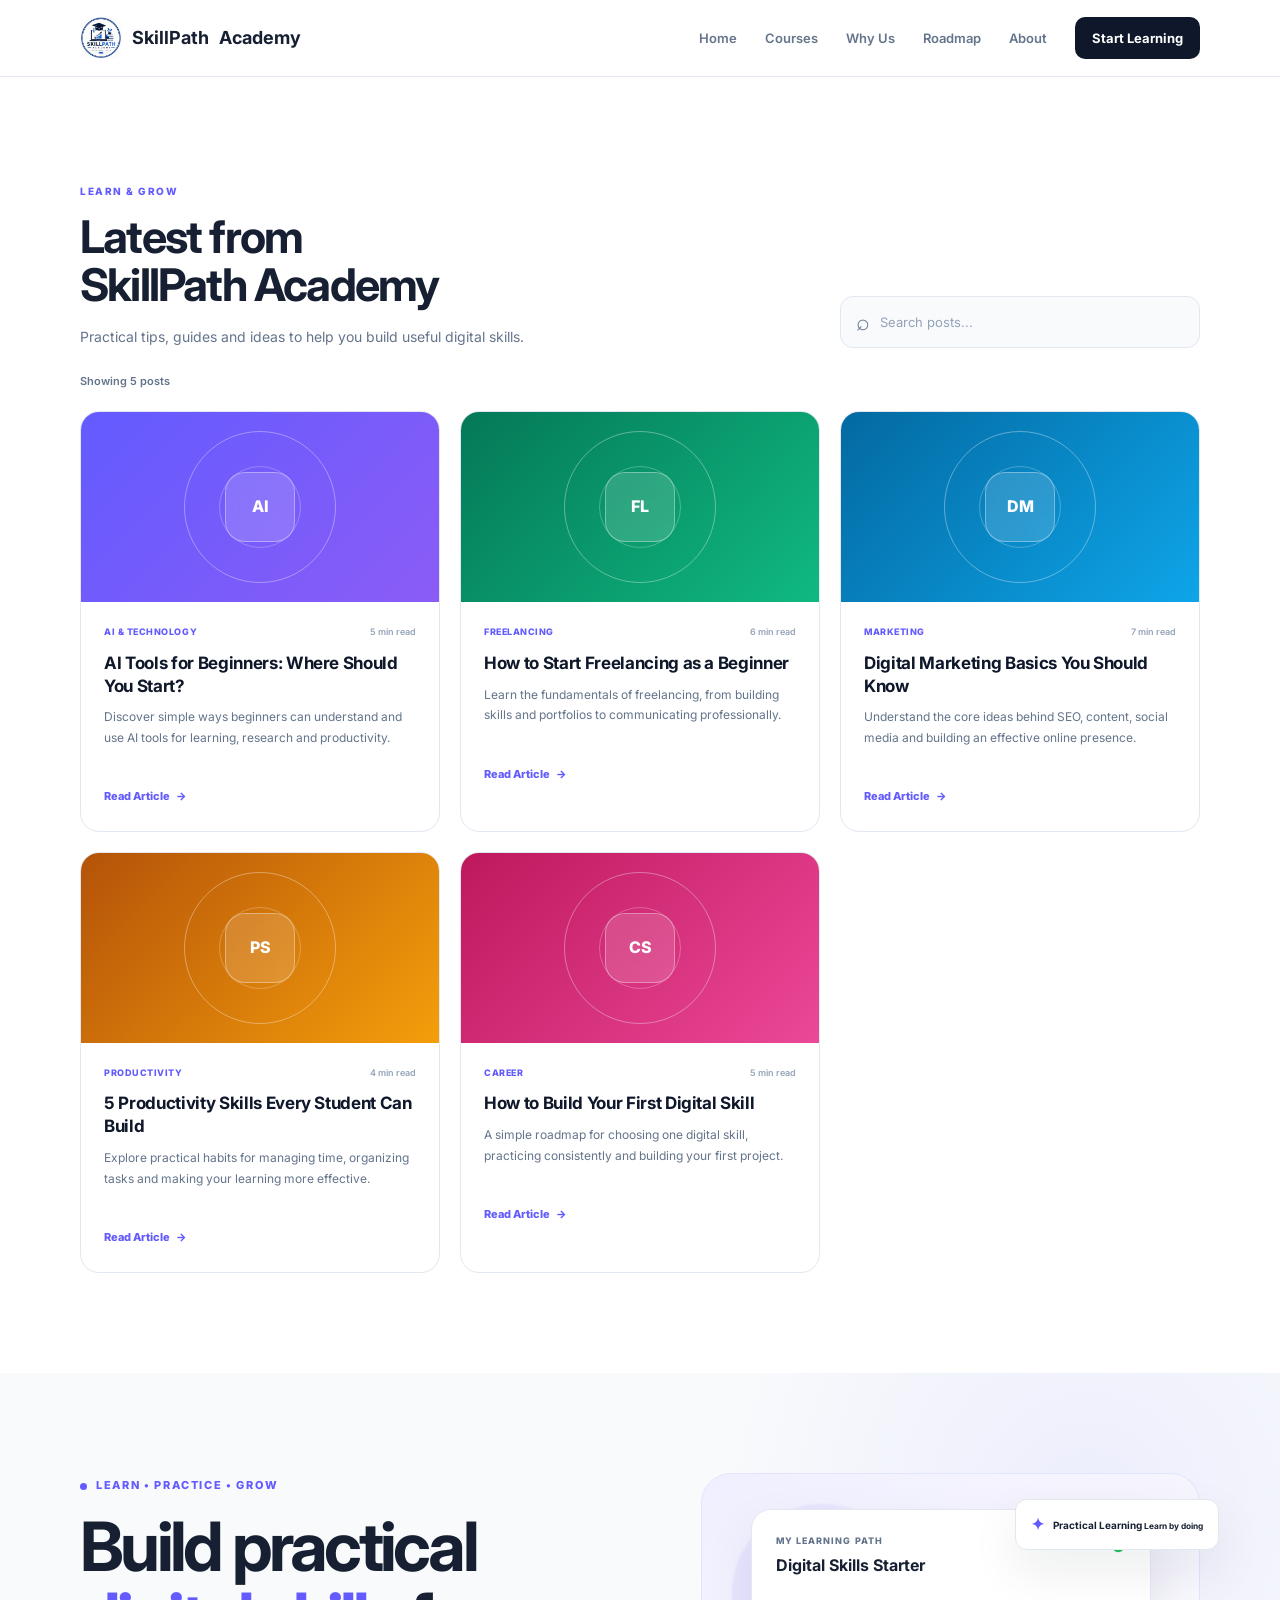
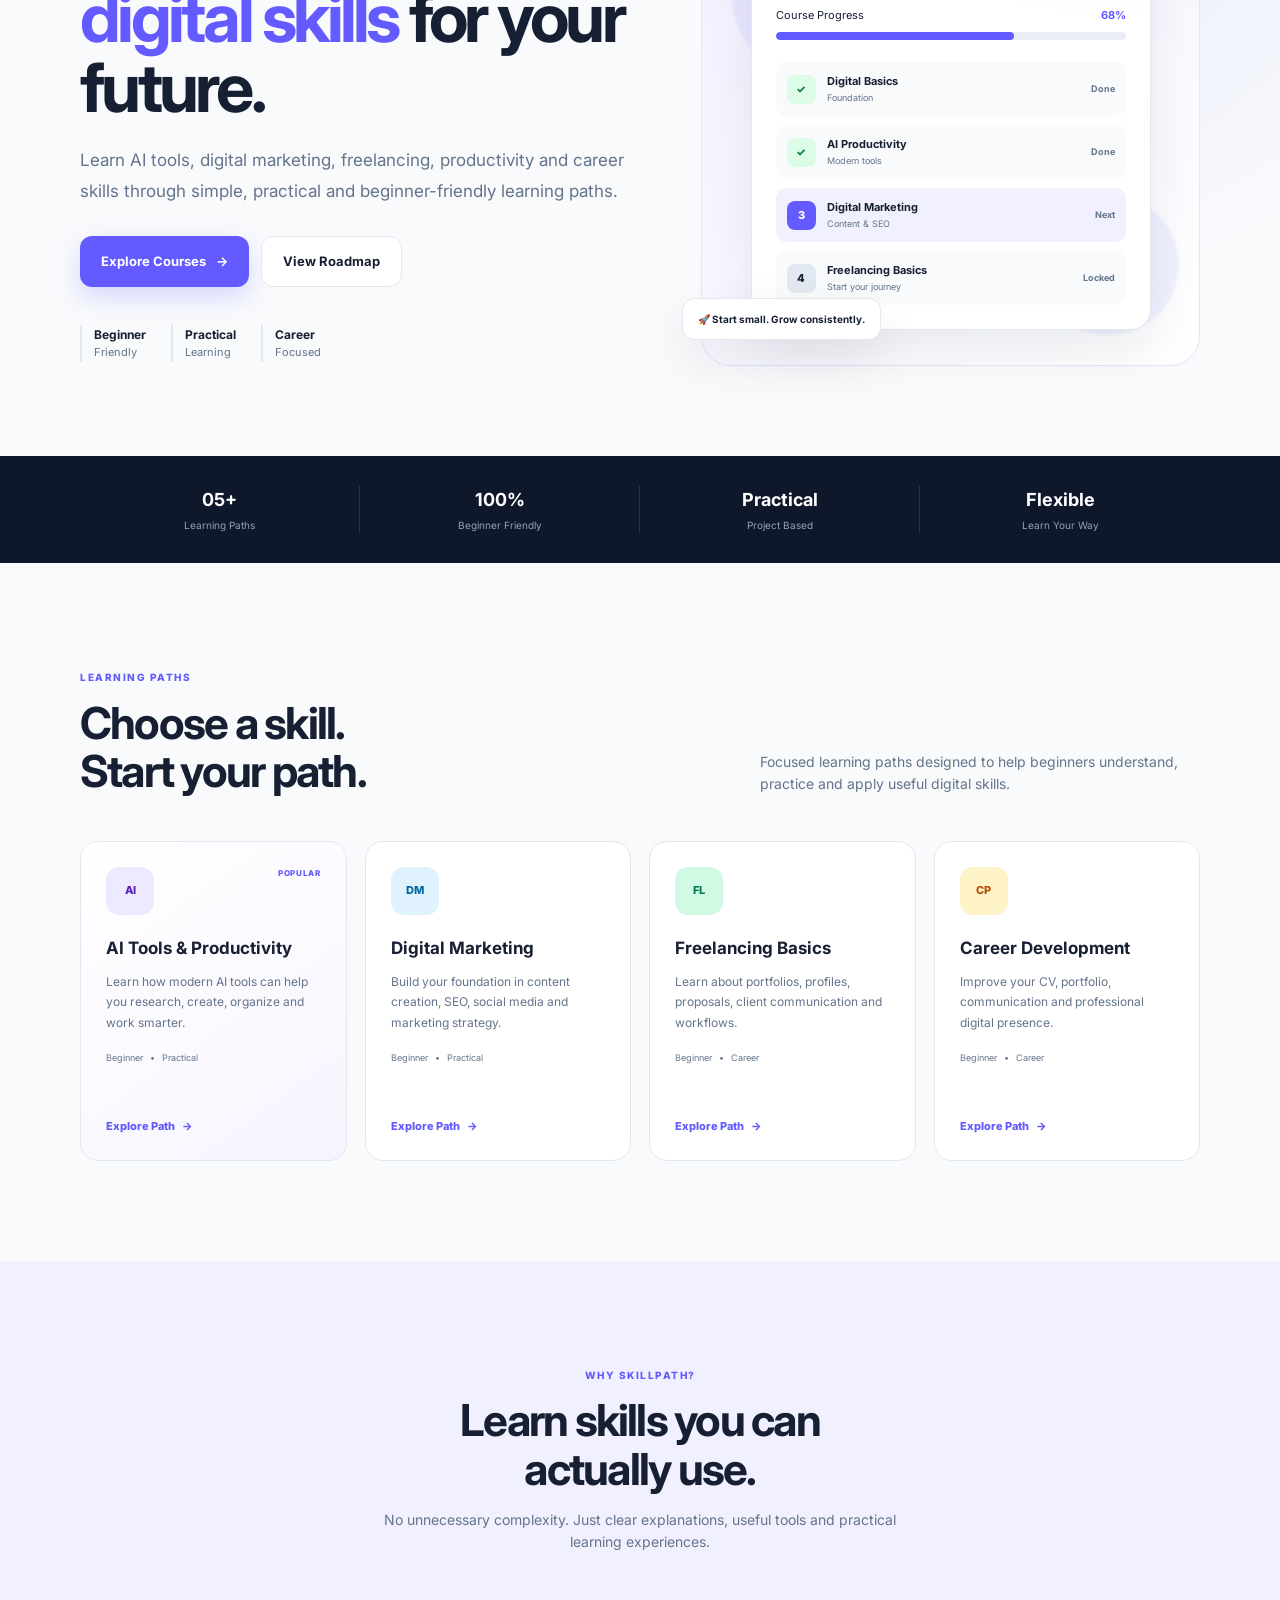
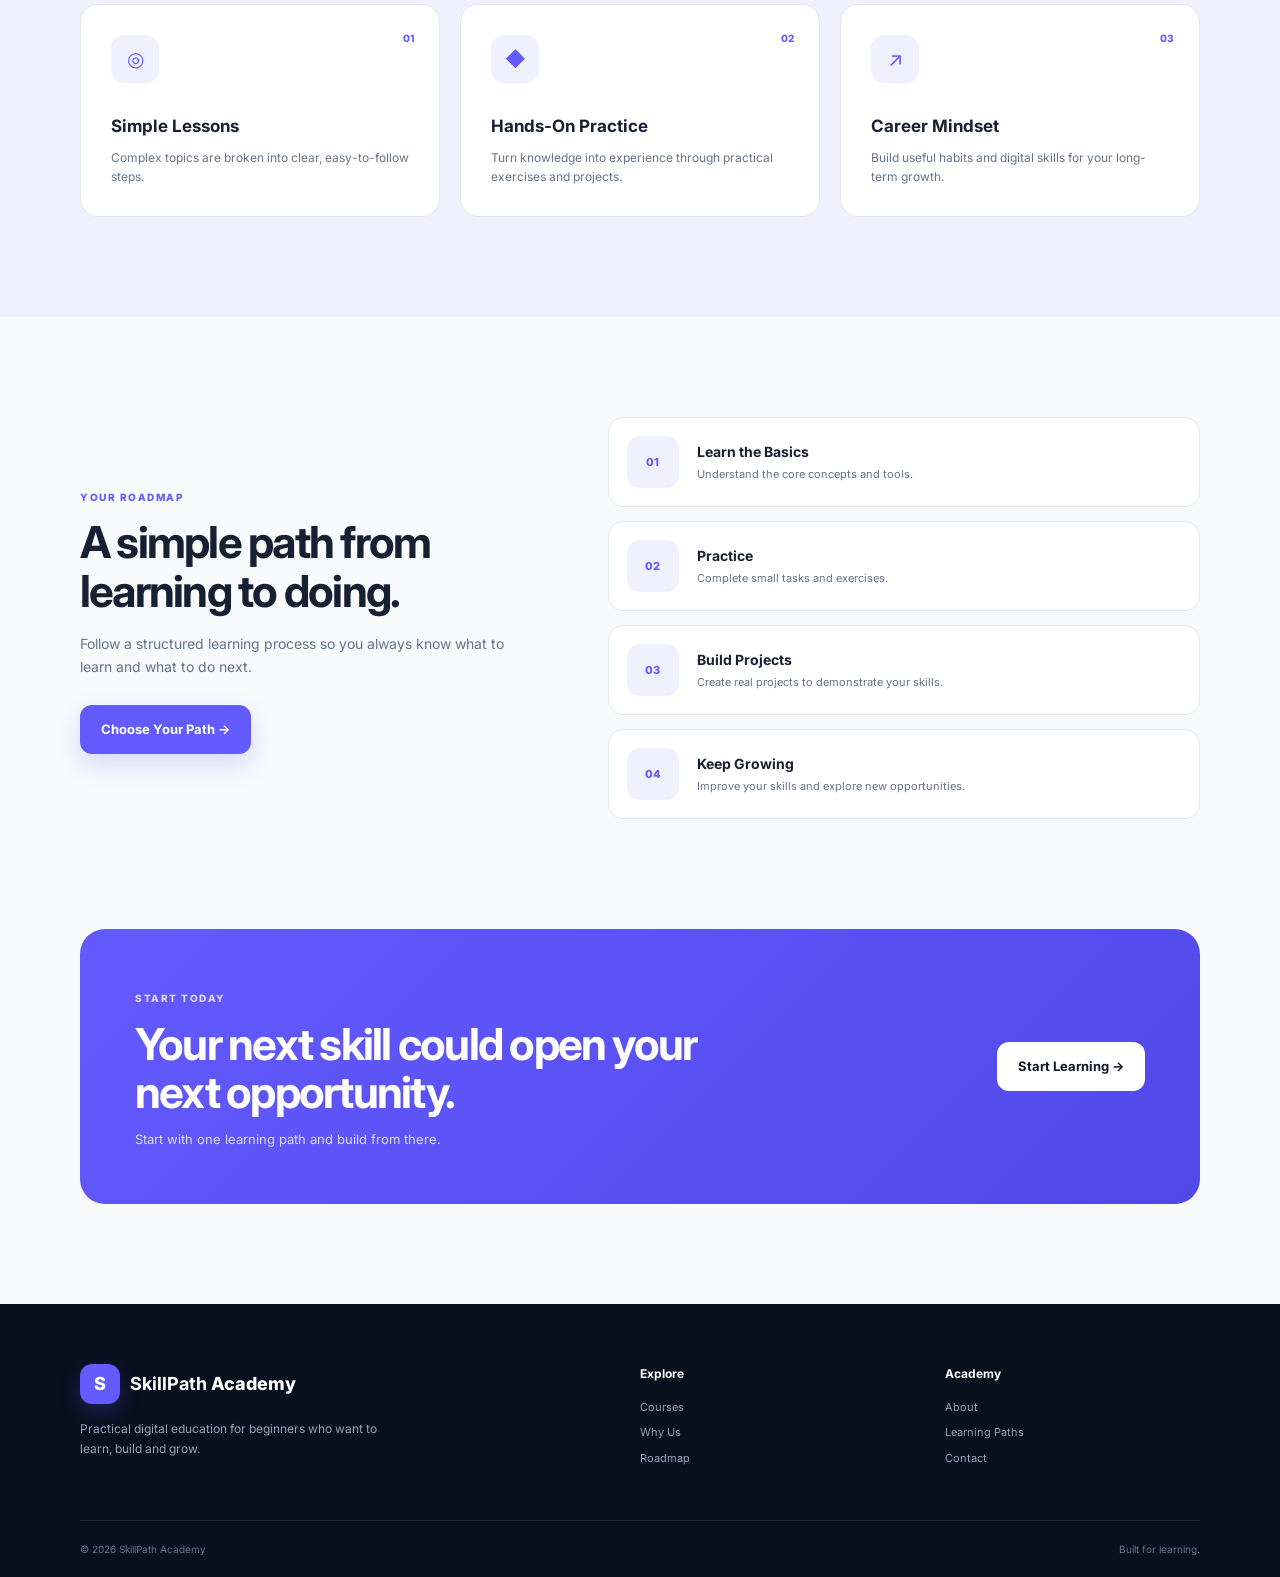
<file: index.html>
<!DOCTYPE html>
<html lang="en">
<head>
  <meta charset="UTF-8">
  <meta name="viewport" content="width=device-width, initial-scale=1.0">

  <meta
    name="description"
    content="SkillPath Academy helps beginners build practical digital skills in AI, marketing, freelancing and career development."
  >

  <meta name="theme-color" content="#635bff">

  <title>SkillPath Academy | Build Skills. Build Your Future.</title>

  <link rel="preconnect" href="https://fonts.googleapis.com">
  <link rel="preconnect" href="https://fonts.gstatic.com" crossorigin>

  <link
    href="https://fonts.googleapis.com/css2?family=Inter:wght@400;500;600;700;800&display=swap"
    rel="stylesheet"
  >

  <link rel="stylesheet" href="style.css">
</head>

<body>

  <!-- ================= HEADER ================= -->

  <header class="header" id="header">
    <div class="container nav-container">

      <a href="#" class="logo">
        <div class="logo-mark">
    <img src="logo.png" alt="SkillPath Academy Logo">
</div>
          SkillPath <strong>Academy</strong>
        </span>
      </a>

      <nav class="navbar" id="navbar">

        <a href="#home" class="nav-link active">Home</a>
        <a href="#courses" class="nav-link">Courses</a>
        <a href="#why-us" class="nav-link">Why Us</a>
        <a href="#roadmap" class="nav-link">Roadmap</a>
        <a href="#about" class="nav-link">About</a>

        <a href="#courses" class="nav-button">
          Start Learning
        </a>

      </nav>

      <button
        class="menu-button"
        id="menuButton"
        aria-label="Open navigation menu"
        aria-expanded="false"
      >
        <span></span>
        <span></span>
        <span></span>
      </button>

    </div>
  </header>
<!-- ================= POSTS SECTION ================= -->

<section class="posts-section" id="posts">

    <div class="container">

        <div class="posts-heading">

            <div>
                <span class="section-label">LEARN & GROW</span>

                <h2>
                    Latest from<br>
                    SkillPath Academy
                </h2>

                <p>
                    Practical tips, guides and ideas to help
                    you build useful digital skills.
                </p>
            </div>


            <!-- SEARCH -->

            <div class="search-box">

                <span class="search-icon">⌕</span>

                <input
                    type="search"
                    id="postSearch"
                    placeholder="Search posts..."
                    autocomplete="off"
                >

                <button
                    id="clearSearch"
                    class="clear-search"
                    aria-label="Clear search"
                >
                    ×
                </button>

            </div>

        </div>


        <!-- SEARCH RESULT -->

        <div class="search-result" id="searchResult">
            Showing 5 posts
        </div>


        <!-- POSTS -->

        <div class="posts-grid" id="postsGrid">


            <!-- POST 01 -->

            <article
                class="post-card"
                data-title="AI Tools for Beginners"
                data-category="AI"
                data-tags="ai artificial intelligence productivity tools technology"
            >

                <div class="post-image post-ai">
                    <span>AI</span>
                </div>

                <div class="post-content">

                    <div class="post-meta">
                        <span class="post-category">AI & TECHNOLOGY</span>
                        <span>5 min read</span>
                    </div>

                    <h3>
                        AI Tools for Beginners:
                        Where Should You Start?
                    </h3>

                    <p>
                        Discover simple ways beginners can
                        understand and use AI tools for learning,
                        research and productivity.
                    </p>

                    <a href="#" class="read-more">
                        Read Article <span>→</span>
                    </a>

                </div>

            </article>


            <!-- POST 02 -->

            <article
                class="post-card"
                data-title="How to Start Freelancing"
                data-category="Freelancing"
                data-tags="freelancing freelance work client portfolio career"
            >

                <div class="post-image post-freelancing">
                    <span>FL</span>
                </div>

                <div class="post-content">

                    <div class="post-meta">
                        <span class="post-category">FREELANCING</span>
                        <span>6 min read</span>
                    </div>

                    <h3>
                        How to Start Freelancing
                        as a Beginner
                    </h3>

                    <p>
                        Learn the fundamentals of freelancing,
                        from building skills and portfolios to
                        communicating professionally.
                    </p>

                    <a href="#" class="read-more">
                        Read Article <span>→</span>
                    </a>

                </div>

            </article>


            <!-- POST 03 -->

            <article
                class="post-card"
                data-title="Digital Marketing Basics"
                data-category="Marketing"
                data-tags="digital marketing seo social media content marketing"
            >

                <div class="post-image post-marketing">
                    <span>DM</span>
                </div>

                <div class="post-content">

                    <div class="post-meta">
                        <span class="post-category">MARKETING</span>
                        <span>7 min read</span>
                    </div>

                    <h3>
                        Digital Marketing Basics
                        You Should Know
                    </h3>

                    <p>
                        Understand the core ideas behind SEO,
                        content, social media and building an
                        effective online presence.
                    </p>

                    <a href="#" class="read-more">
                        Read Article <span>→</span>
                    </a>

                </div>

            </article>


            <!-- POST 04 -->

            <article
                class="post-card"
                data-title="Productivity Skills for Students"
                data-category="Productivity"
                data-tags="productivity students study time management focus learning"
            >

                <div class="post-image post-productivity">
                    <span>PS</span>
                </div>

                <div class="post-content">

                    <div class="post-meta">
                        <span class="post-category">PRODUCTIVITY</span>
                        <span>4 min read</span>
                    </div>

                    <h3>
                        5 Productivity Skills
                        Every Student Can Build
                    </h3>

                    <p>
                        Explore practical habits for managing
                        time, organizing tasks and making your
                        learning more effective.
                    </p>

                    <a href="#" class="read-more">
                        Read Article <span>→</span>
                    </a>

                </div>

            </article>


            <!-- POST 05 -->

            <article
                class="post-card"
                data-title="Build Your First Digital Skill"
                data-category="Career"
                data-tags="career digital skills learning beginner future jobs"
            >

                <div class="post-image post-career">
                    <span>CS</span>
                </div>

                <div class="post-content">

                    <div class="post-meta">
                        <span class="post-category">CAREER</span>
                        <span>5 min read</span>
                    </div>

                    <h3>
                        How to Build Your
                        First Digital Skill
                    </h3>

                    <p>
                        A simple roadmap for choosing one
                        digital skill, practicing consistently
                        and building your first project.
                    </p>

                    <a href="#" class="read-more">
                        Read Article <span>→</span>
                    </a>

                </div>

            </article>


            <!-- NO RESULTS -->

            <div
                class="no-results"
                id="noResults"
            >

                <div class="no-results-icon">
                    🔎
                </div>

                <h3>No posts found</h3>

                <p>
                    Try searching for another skill or topic.
                </p>

            </div>

        </div>

    </div>

</section>

  <!-- ================= MAIN ================= -->

  <main>

    <!-- ================= HERO ================= -->

    <section class="hero" id="home">

      <div class="container hero-grid">

        <div class="hero-content">

          <div class="hero-label">
            <span></span>
            LEARN • PRACTICE • GROW
          </div>

          <h1>
            Build practical
            <span>digital skills</span>
            for your future.
          </h1>

          <p class="hero-description">
            Learn AI tools, digital marketing, freelancing,
            productivity and career skills through simple,
            practical and beginner-friendly learning paths.
          </p>

          <div class="hero-buttons">

            <a href="#courses" class="btn btn-primary">
              Explore Courses
              <span>→</span>
            </a>

            <a href="#roadmap" class="btn btn-outline">
              View Roadmap
            </a>

          </div>

          <div class="hero-features">

            <div class="mini-feature">
              <strong>Beginner</strong>
              <span>Friendly</span>
            </div>

            <div class="mini-feature">
              <strong>Practical</strong>
              <span>Learning</span>
            </div>

            <div class="mini-feature">
              <strong>Career</strong>
              <span>Focused</span>
            </div>

          </div>

        </div>


        <!-- HERO DASHBOARD -->

        <div class="hero-visual">

          <div class="glow glow-one"></div>
          <div class="glow glow-two"></div>

          <div class="floating-card floating-top">
            <span class="floating-icon">✦</span>
            <div>
              <strong>Practical Learning</strong>
              <small>Learn by doing</small>
            </div>
          </div>

          <div class="learning-dashboard">

            <div class="dashboard-header">

              <div>
                <span class="dashboard-label">
                  MY LEARNING PATH
                </span>

                <h3>
                  Digital Skills Starter
                </h3>
              </div>

              <span class="dashboard-status">
                ●
              </span>

            </div>

            <div class="progress-info">
              <span>Course Progress</span>
              <strong>68%</strong>
            </div>

            <div class="progress-bar">
              <span></span>
            </div>

            <div class="lesson-list">

              <div class="lesson completed">
                <span class="lesson-number">✓</span>

                <div>
                  <strong>Digital Basics</strong>
                  <small>Foundation</small>
                </div>

                <em>Done</em>
              </div>


              <div class="lesson completed">
                <span class="lesson-number">✓</span>

                <div>
                  <strong>AI Productivity</strong>
                  <small>Modern tools</small>
                </div>

                <em>Done</em>
              </div>


              <div class="lesson current">
                <span class="lesson-number">3</span>

                <div>
                  <strong>Digital Marketing</strong>
                  <small>Content & SEO</small>
                </div>

                <em>Next</em>
              </div>


              <div class="lesson">
                <span class="lesson-number">4</span>

                <div>
                  <strong>Freelancing Basics</strong>
                  <small>Start your journey</small>
                </div>

                <em>Locked</em>
              </div>

            </div>

          </div>

          <div class="floating-card floating-bottom">
            🚀 Start small. Grow consistently.
          </div>

        </div>

      </div>

    </section>


    <!-- ================= STATS ================= -->

    <section class="stats">

      <div class="container stats-grid">

        <div class="stat">
          <strong>05+</strong>
          <span>Learning Paths</span>
        </div>

        <div class="stat">
          <strong>100%</strong>
          <span>Beginner Friendly</span>
        </div>

        <div class="stat">
          <strong>Practical</strong>
          <span>Project Based</span>
        </div>

        <div class="stat">
          <strong>Flexible</strong>
          <span>Learn Your Way</span>
        </div>

      </div>

    </section>


    <!-- ================= COURSES ================= -->

    <section class="section courses" id="courses">

      <div class="container">

        <div class="section-heading">

          <div>
            <span class="section-label">
              LEARNING PATHS
            </span>

            <h2>
              Choose a skill.<br>
              Start your path.
            </h2>
          </div>

          <p>
            Focused learning paths designed to help
            beginners understand, practice and apply
            useful digital skills.
          </p>

        </div>


        <div class="course-grid">

          <article class="course-card featured-card">

            <div class="course-top">
              <div class="course-icon ai-icon">AI</div>
              <span class="popular">POPULAR</span>
            </div>

            <h3>AI Tools & Productivity</h3>

            <p>
              Learn how modern AI tools can help you
              research, create, organize and work smarter.
            </p>

            <div class="course-meta">
              <span>Beginner</span>
              <span>•</span>
              <span>Practical</span>
            </div>

            <a href="#" class="course-link">
              Explore Path <span>→</span>
            </a>

          </article>


          <article class="course-card">

            <div class="course-top">
              <div class="course-icon marketing-icon">DM</div>
            </div>

            <h3>Digital Marketing</h3>

            <p>
              Build your foundation in content creation,
              SEO, social media and marketing strategy.
            </p>

            <div class="course-meta">
              <span>Beginner</span>
              <span>•</span>
              <span>Practical</span>
            </div>

            <a href="#" class="course-link">
              Explore Path <span>→</span>
            </a>

          </article>


          <article class="course-card">

            <div class="course-top">
              <div class="course-icon freelance-icon">FL</div>
            </div>

            <h3>Freelancing Basics</h3>

            <p>
              Learn about portfolios, profiles, proposals,
              client communication and workflows.
            </p>

            <div class="course-meta">
              <span>Beginner</span>
              <span>•</span>
              <span>Career</span>
            </div>

            <a href="#" class="course-link">
              Explore Path <span>→</span>
            </a>

          </article>


          <article class="course-card">

            <div class="course-top">
              <div class="course-icon career-icon">CP</div>
            </div>

            <h3>Career Development</h3>

            <p>
              Improve your CV, portfolio, communication
              and professional digital presence.
            </p>

            <div class="course-meta">
              <span>Beginner</span>
              <span>•</span>
              <span>Career</span>
            </div>

            <a href="#" class="course-link">
              Explore Path <span>→</span>
            </a>

          </article>

        </div>

      </div>

    </section>


    <!-- ================= WHY US ================= -->

    <section class="section why-us" id="why-us">

      <div class="container">

        <div class="center-heading">

          <span class="section-label">
            WHY SKILLPATH?
          </span>

          <h2>
            Learn skills you can<br>
            actually use.
          </h2>

          <p>
            No unnecessary complexity. Just clear
            explanations, useful tools and practical
            learning experiences.
          </p>

        </div>


        <div class="feature-grid">

          <div class="feature-card">

            <span class="feature-number">01</span>

            <div class="feature-icon">◎</div>

            <h3>Simple Lessons</h3>

            <p>
              Complex topics are broken into clear,
              easy-to-follow steps.
            </p>

          </div>


          <div class="feature-card">

            <span class="feature-number">02</span>

            <div class="feature-icon">◆</div>

            <h3>Hands-On Practice</h3>

            <p>
              Turn knowledge into experience through
              practical exercises and projects.
            </p>

          </div>


          <div class="feature-card">

            <span class="feature-number">03</span>

            <div class="feature-icon">↗</div>

            <h3>Career Mindset</h3>

            <p>
              Build useful habits and digital skills
              for your long-term growth.
            </p>

          </div>

        </div>

      </div>

    </section>


    <!-- ================= ROADMAP ================= -->

    <section class="section roadmap-section" id="roadmap">

      <div class="container roadmap-grid">

        <div class="roadmap-content">

          <span class="section-label">
            YOUR ROADMAP
          </span>

          <h2>
            A simple path from
            learning to doing.
          </h2>

          <p>
            Follow a structured learning process so
            you always know what to learn and what
            to do next.
          </p>

          <a href="#courses" class="btn btn-primary">
            Choose Your Path →
          </a>

        </div>


        <div class="roadmap-steps">

          <div class="roadmap-step">

            <div class="step-number">01</div>

            <div>
              <h3>Learn the Basics</h3>
              <p>
                Understand the core concepts and tools.
              </p>
            </div>

          </div>


          <div class="roadmap-step">

            <div class="step-number">02</div>

            <div>
              <h3>Practice</h3>
              <p>
                Complete small tasks and exercises.
              </p>
            </div>

          </div>


          <div class="roadmap-step">

            <div class="step-number">03</div>

            <div>
              <h3>Build Projects</h3>
              <p>
                Create real projects to demonstrate your skills.
              </p>
            </div>

          </div>


          <div class="roadmap-step">

            <div class="step-number">04</div>

            <div>
              <h3>Keep Growing</h3>
              <p>
                Improve your skills and explore new opportunities.
              </p>
            </div>

          </div>

        </div>

      </div>

    </section>


    <!-- ================= CTA ================= -->

    <section class="cta-section" id="about">

      <div class="container">

        <div class="cta">

          <div>

            <span class="section-label light-label">
              START TODAY
            </span>

            <h2>
              Your next skill could
              open your next opportunity.
            </h2>

            <p>
              Start with one learning path and
              build from there.
            </p>

          </div>

          <a href="#courses" class="btn btn-light">
            Start Learning →
          </a>

        </div>

      </div>

    </section>

  </main>


  <!-- ================= FOOTER ================= -->

  <footer class="footer">

    <div class="container footer-grid">

      <div class="footer-brand">

        <a href="#" class="logo footer-logo">
          <span class="logo-icon">S</span>
          <span class="logo-text">
            SkillPath <strong>Academy</strong>
          </span>
        </a>

        <p>
          Practical digital education for beginners
          who want to learn, build and grow.
        </p>

      </div>


      <div class="footer-column">

        <h4>Explore</h4>

        <a href="#courses">Courses</a>
        <a href="#why-us">Why Us</a>
        <a href="#roadmap">Roadmap</a>

      </div>


      <div class="footer-column">

        <h4>Academy</h4>

        <a href="#about">About</a>
        <a href="#courses">Learning Paths</a>
        <a href="#">Contact</a>

      </div>

    </div>


    <div class="container footer-bottom">

      <span>
        © <span id="currentYear"></span> SkillPath Academy
      </span>

      <span>
        Built for learning.
      </span>

    </div>

  </footer>


  <script src="script.js"></script>

</body>
</html>
</file>
<file: style.css>
/* =====================================================
   SKILLPATH ACADEMY
   Professional Responsive Styles
===================================================== */

:root {
  --primary: #635bff;
  --primary-dark: #5148e8;

  --dark: #0f172a;
  --dark-soft: #1e293b;

  --text: #172033;
  --muted: #64748b;

  --background: #f8fafc;
  --white: #ffffff;

  --border: #e2e8f0;
  --soft-purple: #f1f0ff;

  --radius: 18px;

  --shadow:
    0 20px 50px rgba(15, 23, 42, 0.08);

  --transition: 0.25s ease;
}


/* =====================================================
   RESET
===================================================== */

* {
  margin: 0;
  padding: 0;
  box-sizing: border-box;
}

html {
  scroll-behavior: smooth;
}

body {
  font-family: "Inter", sans-serif;
  background: var(--background);
  color: var(--text);
  line-height: 1.6;
  overflow-x: hidden;
}

a {
  text-decoration: none;
  color: inherit;
}

button {
  font-family: inherit;
}

img {
  max-width: 100%;
  display: block;
}


/* =====================================================
   CONTAINER
===================================================== */

.container {
  width: min(1120px, calc(100% - 40px));
  margin-inline: auto;
}


/* =====================================================
   HEADER
===================================================== */

.header {
  position: sticky;
  top: 0;
  z-index: 1000;

  background: rgba(255, 255, 255, 0.92);
  border-bottom: 1px solid var(--border);

  backdrop-filter: blur(15px);
}

.nav-container {
  height: 76px;

  display: flex;
  align-items: center;
  justify-content: space-between;
}


/* LOGO */

.logo {
  display: inline-flex;
  align-items: center;
  gap: 10px;

  font-size: 18px;
  font-weight: 700;
}

.logo-icon {
  width: 40px;
  height: 40px;

  display: grid;
  place-items: center;

  border-radius: 12px;

  color: white;
  background: var(--primary);

  font-size: 18px;
  font-weight: 800;

  box-shadow: 0 8px 20px rgba(99, 91, 255, 0.25);
}

.logo-text strong {
  font-weight: 800;
}


/* NAVIGATION */

.navbar {
  display: flex;
  align-items: center;
  gap: 28px;
}

.nav-link {
  color: var(--muted);

  font-size: 13px;
  font-weight: 600;

  transition: var(--transition);
}

.nav-link:hover,
.nav-link.active {
  color: var(--primary);
}

.nav-button {
  padding: 11px 17px;

  color: white;
  background: var(--dark);

  border-radius: 10px;

  font-size: 13px;
  font-weight: 700;

  transition: var(--transition);
}

.nav-button:hover {
  background: var(--primary);
  transform: translateY(-2px);
}


/* MOBILE MENU */

.menu-button {
  display: none;

  width: 44px;
  height: 44px;

  border: 1px solid var(--border);
  border-radius: 10px;

  background: white;

  cursor: pointer;
}

.menu-button span {
  display: block;

  width: 22px;
  height: 2px;

  margin: 5px auto;

  background: var(--dark);

  transition: var(--transition);
}


/* =====================================================
   HERO
===================================================== */

.hero {
  padding: 100px 0 90px;

  background:
    radial-gradient(
      circle at 85% 20%,
      rgba(99, 91, 255, 0.08),
      transparent 30%
    );
}

.hero-grid {
  display: grid;

  grid-template-columns: 1.05fr 0.95fr;

  gap: 70px;

  align-items: center;
}


/* HERO TEXT */

.hero-label {
  display: flex;
  align-items: center;
  gap: 9px;

  color: var(--primary);

  font-size: 11px;
  font-weight: 800;

  letter-spacing: 0.15em;
}

.hero-label span {
  width: 7px;
  height: 7px;

  border-radius: 50%;

  background: var(--primary);
}

.hero h1 {
  max-width: 700px;

  margin: 16px 0 22px;

  font-size: clamp(42px, 6vw, 68px);

  line-height: 1.04;

  letter-spacing: -0.055em;
}

.hero h1 span {
  color: var(--primary);
}

.hero-description {
  max-width: 610px;

  color: var(--muted);

  font-size: 17px;
  line-height: 1.8;
}


/* HERO BUTTONS */

.hero-buttons {
  display: flex;
  gap: 12px;

  margin-top: 30px;
}

.btn {
  display: inline-flex;

  align-items: center;
  justify-content: center;

  gap: 10px;

  padding: 14px 21px;

  border-radius: 12px;

  font-size: 13px;
  font-weight: 700;

  transition: var(--transition);
}

.btn-primary {
  color: white;
  background: var(--primary);

  box-shadow:
    0 10px 25px rgba(99, 91, 255, 0.22);
}

.btn-primary:hover {
  background: var(--primary-dark);
  transform: translateY(-2px);
}

.btn-outline {
  color: var(--text);
  background: white;

  border: 1px solid var(--border);
}

.btn-outline:hover {
  border-color: var(--primary);
  color: var(--primary);
}


/* HERO FEATURES */

.hero-features {
  display: flex;

  gap: 25px;

  margin-top: 38px;
}

.mini-feature {
  padding-left: 12px;

  border-left: 2px solid var(--border);
}

.mini-feature strong,
.mini-feature span {
  display: block;
}

.mini-feature strong {
  font-size: 12px;
}

.mini-feature span {
  color: var(--muted);

  font-size: 11px;
}


/* =====================================================
   HERO VISUAL
===================================================== */

.hero-visual {
  position: relative;

  min-height: 460px;

  display: grid;
  place-items: center;

  padding: 35px;

  border: 1px solid #e1e5ff;

  border-radius: 30px;

  background:
    linear-gradient(
      145deg,
      #f0efff,
      #ffffff
    );
}

.glow {
  position: absolute;

  border-radius: 50%;

  filter: blur(1px);
}

.glow-one {
  width: 180px;
  height: 180px;

  top: 30px;
  left: 30px;

  background: rgba(99, 91, 255, 0.08);
}

.glow-two {
  width: 140px;
  height: 140px;

  right: 20px;
  bottom: 30px;

  background: rgba(129, 140, 248, 0.1);
}


/* DASHBOARD */

.learning-dashboard {
  position: relative;
  z-index: 2;

  width: min(400px, 100%);

  padding: 24px;

  background: white;

  border: 1px solid var(--border);

  border-radius: 20px;

  box-shadow: var(--shadow);
}

.dashboard-header {
  display: flex;
  justify-content: space-between;

  margin-bottom: 28px;
}

.dashboard-label {
  display: block;

  color: var(--muted);

  font-size: 9px;
  font-weight: 800;

  letter-spacing: 0.12em;
}

.dashboard-header h3 {
  margin-top: 5px;

  font-size: 16px;
}

.dashboard-status {
  color: #22c55e;
}


/* PROGRESS */

.progress-info {
  display: flex;
  justify-content: space-between;

  margin-bottom: 8px;

  font-size: 11px;
}

.progress-info strong {
  color: var(--primary);
}

.progress-bar {
  width: 100%;
  height: 8px;

  overflow: hidden;

  border-radius: 20px;

  background: #e9edf4;
}

.progress-bar span {
  display: block;

  width: 68%;
  height: 100%;

  border-radius: inherit;

  background: var(--primary);
}


/* LESSONS */

.lesson-list {
  display: grid;

  gap: 9px;

  margin-top: 22px;
}

.lesson {
  display: grid;

  grid-template-columns: 30px 1fr auto;

  align-items: center;

  gap: 10px;

  padding: 11px;

  border-radius: 11px;

  background: #f8fafc;
}

.lesson-number {
  width: 29px;
  height: 29px;

  display: grid;
  place-items: center;

  border-radius: 8px;

  background: #e2e8f0;

  font-size: 11px;
  font-weight: 800;
}

.lesson.completed .lesson-number {
  color: #15803d;
  background: #dcfce7;
}

.lesson.current {
  background: var(--soft-purple);
}

.lesson.current .lesson-number {
  color: white;
  background: var(--primary);
}

.lesson strong,
.lesson small {
  display: block;
}

.lesson strong {
  font-size: 11px;
}

.lesson small {
  color: var(--muted);

  font-size: 9px;
}

.lesson em {
  color: var(--muted);

  font-size: 9px;
  font-style: normal;
  font-weight: 700;
}


/* FLOATING CARDS */

.floating-card {
  position: absolute;
  z-index: 5;

  display: flex;
  align-items: center;
  gap: 9px;

  padding: 12px 15px;

  border: 1px solid var(--border);

  border-radius: 12px;

  background: white;

  box-shadow: var(--shadow);

  font-size: 10px;
  font-weight: 700;
}

.floating-top {
  top: 25px;
  right: -20px;
}

.floating-bottom {
  bottom: 25px;
  left: -20px;
}

.floating-icon {
  color: var(--primary);

  font-size: 16px;
}


/* =====================================================
   STATS
===================================================== */

.stats {
  padding: 30px 0;

  color: white;

  background: var(--dark);
}

.stats-grid {
  display: grid;

  grid-template-columns: repeat(4, 1fr);

  text-align: center;
}

.stat {
  border-right: 1px solid rgba(255, 255, 255, 0.12);
}

.stat:last-child {
  border-right: 0;
}

.stat strong,
.stat span {
  display: block;
}

.stat strong {
  font-size: 18px;
}

.stat span {
  color: #94a3b8;

  font-size: 10px;

  margin-top: 2px;
}


/* =====================================================
   SECTIONS
===================================================== */

.section {
  padding: 100px 0;
}

.section-label {
  color: var(--primary);

  font-size: 10px;
  font-weight: 800;

  letter-spacing: 0.15em;
}

.section-heading {
  display: flex;

  justify-content: space-between;
  align-items: end;

  gap: 50px;

  margin-bottom: 45px;
}

.section-heading h2,
.center-heading h2,
.roadmap-content h2,
.cta h2 {
  margin-top: 10px;

  font-size: clamp(30px, 4vw, 44px);

  line-height: 1.1;

  letter-spacing: -0.04em;
}

.section-heading > p {
  max-width: 440px;

  color: var(--muted);

  font-size: 14px;
}


/* =====================================================
   COURSE CARDS
===================================================== */

.course-grid {
  display: grid;

  grid-template-columns: repeat(4, 1fr);

  gap: 18px;
}

.course-card {
  position: relative;

  min-height: 320px;

  padding: 25px;

  background: white;

  border: 1px solid var(--border);

  border-radius: var(--radius);

  transition: var(--transition);
}

.course-card:hover {
  transform: translateY(-7px);

  box-shadow: var(--shadow);

  border-color: #c7d2fe;
}

.featured-card {
  background:
    linear-gradient(
      145deg,
      #ffffff,
      #f6f5ff
    );
}


/* COURSE TOP */

.course-top {
  display: flex;

  align-items: start;
  justify-content: space-between;

  margin-bottom: 20px;
}

.course-icon {
  width: 48px;
  height: 48px;

  display: grid;
  place-items: center;

  border-radius: 13px;

  font-size: 11px;
  font-weight: 800;
}

.ai-icon {
  color: #5b21b6;
  background: #ede9fe;
}

.marketing-icon {
  color: #0369a1;
  background: #e0f2fe;
}

.freelance-icon {
  color: #047857;
  background: #d1fae5;
}

.career-icon {
  color: #b45309;
  background: #fef3c7;
}

.popular {
  color: var(--primary);

  font-size: 8px;
  font-weight: 800;

  letter-spacing: 0.08em;
}

.course-card h3 {
  margin-bottom: 10px;

  font-size: 17px;
}

.course-card p {
  color: var(--muted);

  font-size: 12px;

  line-height: 1.7;
}

.course-meta {
  display: flex;
  gap: 7px;

  margin-top: 18px;

  color: var(--muted);

  font-size: 9px;
}

.course-link {
  position: absolute;

  left: 25px;
  bottom: 24px;

  color: var(--primary);

  font-size: 11px;
  font-weight: 800;
}

.course-link span {
  margin-left: 5px;
}


/* =====================================================
   WHY US
===================================================== */

.why-us {
  background: var(--soft-purple);
}

.center-heading {
  max-width: 650px;

  margin: 0 auto 50px;

  text-align: center;
}

.center-heading p {
  max-width: 530px;

  margin: 16px auto 0;

  color: var(--muted);

  font-size: 14px;
}

.feature-grid {
  display: grid;

  grid-template-columns: repeat(3, 1fr);

  gap: 20px;
}

.feature-card {
  position: relative;

  padding: 30px;

  background: white;

  border: 1px solid var(--border);

  border-radius: var(--radius);

  transition: var(--transition);
}

.feature-card:hover {
  transform: translateY(-5px);

  box-shadow: var(--shadow);
}

.feature-number {
  position: absolute;

  top: 25px;
  right: 25px;

  color: var(--primary);

  font-size: 10px;
  font-weight: 800;
}

.feature-icon {
  width: 48px;
  height: 48px;

  display: grid;
  place-items: center;

  color: var(--primary);

  background: var(--soft-purple);

  border-radius: 13px;

  font-size: 20px;
}

.feature-card h3 {
  margin: 30px 0 8px;

  font-size: 17px;
}

.feature-card p {
  color: var(--muted);

  font-size: 12px;
}


/* =====================================================
   ROADMAP
===================================================== */

.roadmap-grid {
  display: grid;

  grid-template-columns: 0.85fr 1.15fr;

  gap: 90px;

  align-items: center;
}

.roadmap-content h2 {
  max-width: 500px;
}

.roadmap-content > p {
  max-width: 450px;

  margin: 18px 0 27px;

  color: var(--muted);

  font-size: 14px;
}

.roadmap-steps {
  display: grid;

  gap: 14px;
}

.roadmap-step {
  display: grid;

  grid-template-columns: 52px 1fr;

  gap: 18px;

  align-items: center;

  padding: 18px;

  background: white;

  border: 1px solid var(--border);

  border-radius: 15px;

  transition: var(--transition);
}

.roadmap-step:hover {
  transform: translateX(5px);

  border-color: #c7d2fe;
}

.step-number {
  width: 52px;
  height: 52px;

  display: grid;
  place-items: center;

  color: var(--primary);

  background: var(--soft-purple);

  border-radius: 13px;

  font-size: 11px;
  font-weight: 800;
}

.roadmap-step h3 {
  font-size: 14px;
}

.roadmap-step p {
  margin-top: 3px;

  color: var(--muted);

  font-size: 11px;
}


/* =====================================================
   CTA
===================================================== */

.cta-section {
  padding: 10px 0 100px;
}

.cta {
  display: flex;

  justify-content: space-between;
  align-items: center;

  gap: 35px;

  padding: 55px;

  color: white;

  background:
    linear-gradient(
      135deg,
      #635bff,
      #5148e8
    );

  border-radius: 25px;

  overflow: hidden;
}

.cta h2 {
  max-width: 650px;
}

.cta p {
  margin-top: 12px;

  color: #ddd9ff;

  font-size: 13px;
}

.light-label {
  color: #ddd9ff;
}

.btn-light {
  flex-shrink: 0;

  color: var(--dark);

  background: white;
}

.btn-light:hover {
  transform: translateY(-2px);

  background: #f8fafc;
}


/* =====================================================
   FOOTER
===================================================== */

.footer {
  padding: 60px 0 20px;

  color: white;

  background: #080f1d;
}

.footer-grid {
  display: grid;

  grid-template-columns: 2fr 1fr 1fr;

  gap: 50px;
}

.footer-brand p {
  max-width: 330px;

  margin-top: 15px;

  color: #94a3b8;

  font-size: 12px;
}

.footer-column h4 {
  margin-bottom: 15px;

  font-size: 12px;
}

.footer-column a {
  display: block;

  margin: 8px 0;

  color: #94a3b8;

  font-size: 11px;

  transition: var(--transition);
}

.footer-column a:hover {
  color: white;
}

.footer-bottom {
  display: flex;

  justify-content: space-between;

  margin-top: 45px;

  padding-top: 20px;

  color: #64748b;

  border-top: 1px solid #1e293b;

  font-size: 10px;
}


/* =====================================================
   ANIMATION
===================================================== */

.course-card,
.feature-card,
.roadmap-step {
  opacity: 0;

  transform: translateY(20px);
}

.course-card.show,
.feature-card.show,
.roadmap-step.show {
  opacity: 1;

  transform: translateY(0);
}


/* =====================================================
   TABLET
===================================================== */

@media (max-width: 950px) {

  .hero-grid {
    grid-template-columns: 1fr;

    gap: 55px;
  }

  .hero-content {
    text-align: center;
  }

  .hero-label,
  .hero-buttons,
  .hero-features {
    justify-content: center;
  }

  .hero-description {
    margin-inline: auto;
  }

  .hero-visual {
    max-width: 650px;

    width: 100%;

    margin-inline: auto;
  }

  .course-grid {
    grid-template-columns: repeat(2, 1fr);
  }

  .roadmap-grid {
    grid-template-columns: 1fr;

    gap: 50px;
  }

}


/* =====================================================
   MOBILE
===================================================== */

@media (max-width: 700px) {

  .container {
    width: min(100% - 28px, 1120px);
  }


  /* NAV */

  .nav-container {
    height: 68px;
  }

  .menu-button {
    display: block;
  }

  .navbar {
    position: absolute;

    top: 68px;
    left: 0;
    right: 0;

    display: none;

    flex-direction: column;
    align-items: stretch;

    gap: 0;

    padding: 15px;

    background: white;

    border-bottom: 1px solid var(--border);

    box-shadow: 0 15px 30px rgba(15, 23, 42, 0.08);
  }

  .navbar.open {
    display: flex;
  }

  .nav-link {
    padding: 13px;
  }

  .nav-button {
    margin-top: 8px;

    text-align: center;
  }


  /* HERO */

  .hero {
    padding: 60px 0;
  }

  .hero h1 {
    font-size: 43px;
  }

  .hero-description {
    font-size: 15px;
  }

  .hero-buttons {
    flex-direction: column;
  }

  .hero-buttons .btn {
    width: 100%;
  }

  .hero-features {
    gap: 12px;
  }

  .hero-visual {
    min-height: 390px;

    padding: 18px;
  }

  .floating-top {
    right: 5px;
  }

  .floating-bottom {
    left: 5px;
  }


  /* STATS */

  .stats-grid {
    grid-template-columns: repeat(2, 1fr);

    gap: 20px 0;
  }

  .stat:nth-child(2) {
    border-right: 0;
  }


  /* SECTIONS */

  .section {
    padding: 70px 0;
  }

  .section-heading {
    display: block;

    margin-bottom: 35px;
  }

  .section-heading > p {
    margin-top: 15px;
  }


  /* COURSES */

  .course-grid {
    grid-template-columns: 1fr;
  }

  .course-card {
    min-height: 285px;
  }


  /* FEATURES */

  .feature-grid {
    grid-template-columns: 1fr;
  }


  /* CTA */

  .cta {
    display: block;

    padding: 35px 25px;
  }

  .cta .btn {
    margin-top: 25px;

    width: 100%;
  }


  /* FOOTER */

  .footer-grid {
    grid-template-columns: 1fr 1fr;

    gap: 35px;
  }

  .footer-brand {
    grid-column: 1 / -1;
  }

  .footer-bottom {
    gap: 10px;
  }

}


/* =====================================================
   SMALL MOBILE
===================================================== */

@media (max-width: 430px) {

  .hero h1 {
    font-size: 37px;
  }

  .hero-visual {
    min-height: 360px;
  }

  .learning-dashboard {
    padding: 17px;
  }

  .floating-card {
    font-size: 8px;
  }

  .hero-features {
    gap: 8px;
  }

  .mini-feature {
    padding-left: 8px;
  }

  .cta h2 {
    font-size: 30px;
  }

  .footer-grid {
    grid-template-columns: 1fr;
  }

  .footer-brand {
    grid-column: auto;
  }

}
 .logo-mark img {
    width: 42px;
    height: 36;
    object-fit: contain;
    border-radius: 10px;
}
/* =====================================================
   SKILLPATH ACADEMY
   POSTS + SEARCH
===================================================== */

.posts-section {
    padding: 100px 0;

    background: #ffffff;
}


/* ================= HEADING ================= */

.posts-heading {
    display: flex;

    justify-content: space-between;
    align-items: end;

    gap: 50px;

    margin-bottom: 25px;
}

.posts-heading h2 {
    margin-top: 10px;

    font-size: clamp(32px, 4vw, 45px);

    line-height: 1.08;

    letter-spacing: -0.04em;
}

.posts-heading p {
    max-width: 470px;

    margin-top: 16px;

    color: #64748b;

    font-size: 14px;
}


/* ================= SEARCH ================= */

.search-box {
    position: relative;

    width: min(360px, 100%);

    display: flex;
    align-items: center;

    background: #f8fafc;

    border: 1px solid #e2e8f0;

    border-radius: 13px;

    transition: 0.25s ease;
}

.search-box:focus-within {
    background: #ffffff;

    border-color: #635bff;

    box-shadow:
        0 0 0 4px rgba(99, 91, 255, 0.08);
}

.search-icon {
    padding-left: 15px;

    color: #64748b;

    font-size: 23px;

    line-height: 1;
}

.search-box input {
    width: 100%;

    height: 50px;

    padding: 0 42px 0 10px;

    color: #0f172a;

    background: transparent;

    border: 0;

    outline: 0;

    font-family: inherit;

    font-size: 13px;
}

.search-box input::placeholder {
    color: #94a3b8;
}

.clear-search {
    position: absolute;

    right: 9px;

    width: 30px;
    height: 30px;

    display: none;

    place-items: center;

    border: 0;

    border-radius: 50%;

    color: #64748b;

    background: #e2e8f0;

    cursor: pointer;

    font-size: 17px;

    line-height: 1;
}

.clear-search:hover {
    color: #ffffff;

    background: #635bff;
}


/* ================= SEARCH RESULT ================= */

.search-result {
    min-height: 20px;

    margin-bottom: 18px;

    color: #64748b;

    font-size: 11px;

    font-weight: 600;
}


/* ================= POSTS GRID ================= */

.posts-grid {
    display: grid;

    grid-template-columns: repeat(3, 1fr);

    gap: 20px;
}


/* ================= POST CARD ================= */

.post-card {
    overflow: hidden;

    background: #ffffff;

    border: 1px solid #e2e8f0;

    border-radius: 19px;

    transition:
        transform 0.25s ease,
        box-shadow 0.25s ease,
        border-color 0.25s ease;
}

.post-card:hover {
    transform: translateY(-6px);

    border-color: #c7d2fe;

    box-shadow:
        0 20px 45px rgba(15, 23, 42, 0.08);
}


/* ================= POST VISUAL ================= */

.post-image {
    height: 190px;

    display: grid;

    place-items: center;

    position: relative;

    overflow: hidden;
}

.post-image::before,
.post-image::after {
    content: "";

    position: absolute;

    border-radius: 50%;
}

.post-image::before {
    width: 150px;
    height: 150px;

    border: 1px solid rgba(255, 255, 255, 0.35);
}

.post-image::after {
    width: 80px;
    height: 80px;

    border: 1px solid rgba(255, 255, 255, 0.25);
}

.post-image span {
    position: relative;
    z-index: 2;

    width: 70px;
    height: 70px;

    display: grid;
    place-items: center;

    color: #ffffff;

    border: 1px solid rgba(255, 255, 255, 0.35);

    border-radius: 20px;

    background: rgba(255, 255, 255, 0.15);

    backdrop-filter: blur(10px);

    font-size: 16px;

    font-weight: 800;
}


/* Different visual backgrounds */

.post-ai {
    background:
        linear-gradient(
            135deg,
            #635bff,
            #8b5cf6
        );
}

.post-freelancing {
    background:
        linear-gradient(
            135deg,
            #047857,
            #10b981
        );
}

.post-marketing {
    background:
        linear-gradient(
            135deg,
            #0369a1,
            #0ea5e9
        );
}

.post-productivity {
    background:
        linear-gradient(
            135deg,
            #b45309,
            #f59e0b
        );
}

.post-career {
    background:
        linear-gradient(
            135deg,
            #be185d,
            #ec4899
        );
}


/* ================= POST CONTENT ================= */

.post-content {
    padding: 23px;
}

.post-meta {
    display: flex;

    justify-content: space-between;

    gap: 10px;

    margin-bottom: 12px;

    color: #94a3b8;

    font-size: 9px;

    font-weight: 600;
}

.post-category {
    color: #635bff;

    font-weight: 800;

    letter-spacing: 0.06em;
}

.post-content h3 {
    margin-bottom: 10px;

    color: #0f172a;

    font-size: 17px;

    line-height: 1.35;

    letter-spacing: -0.02em;
}

.post-content p {
    min-height: 63px;

    color: #64748b;

    font-size: 12px;

    line-height: 1.7;
}


/* ================= READ MORE ================= */

.read-more {
    display: inline-flex;

    align-items: center;

    gap: 6px;

    margin-top: 18px;

    color: #635bff;

    font-size: 11px;

    font-weight: 800;

    transition: 0.2s ease;
}

.read-more:hover {
    gap: 10px;

    color: #5148e8;
}


/* ================= NO RESULTS ================= */

.no-results {
    display: none;

    grid-column: 1 / -1;

    padding: 70px 20px;

    text-align: center;
}

.no-results-icon {
    margin-bottom: 15px;

    font-size: 35px;
}

.no-results h3 {
    font-size: 20px;
}

.no-results p {
    margin-top: 6px;

    color: #64748b;

    font-size: 12px;
}


/* ================= HIDDEN POST ================= */

.post-card.hidden {
    display: none;
}


/* =====================================================
   TABLET
===================================================== */

@media (max-width: 950px) {

    .posts-heading {
        align-items: start;

        flex-direction: column;
    }

    .search-box {
        width: 100%;
    }

    .posts-grid {
        grid-template-columns: repeat(2, 1fr);
    }

}


/* =====================================================
   MOBILE
===================================================== */

@media (max-width: 650px) {

    .posts-section {
        padding: 70px 0;
    }

    .posts-heading {
        gap: 25px;
    }

    .posts-grid {
        grid-template-columns: 1fr;
    }

    .post-image {
        height: 180px;
    }

    .post-content h3 {
        font-size: 18px;
    }

}
</file>
